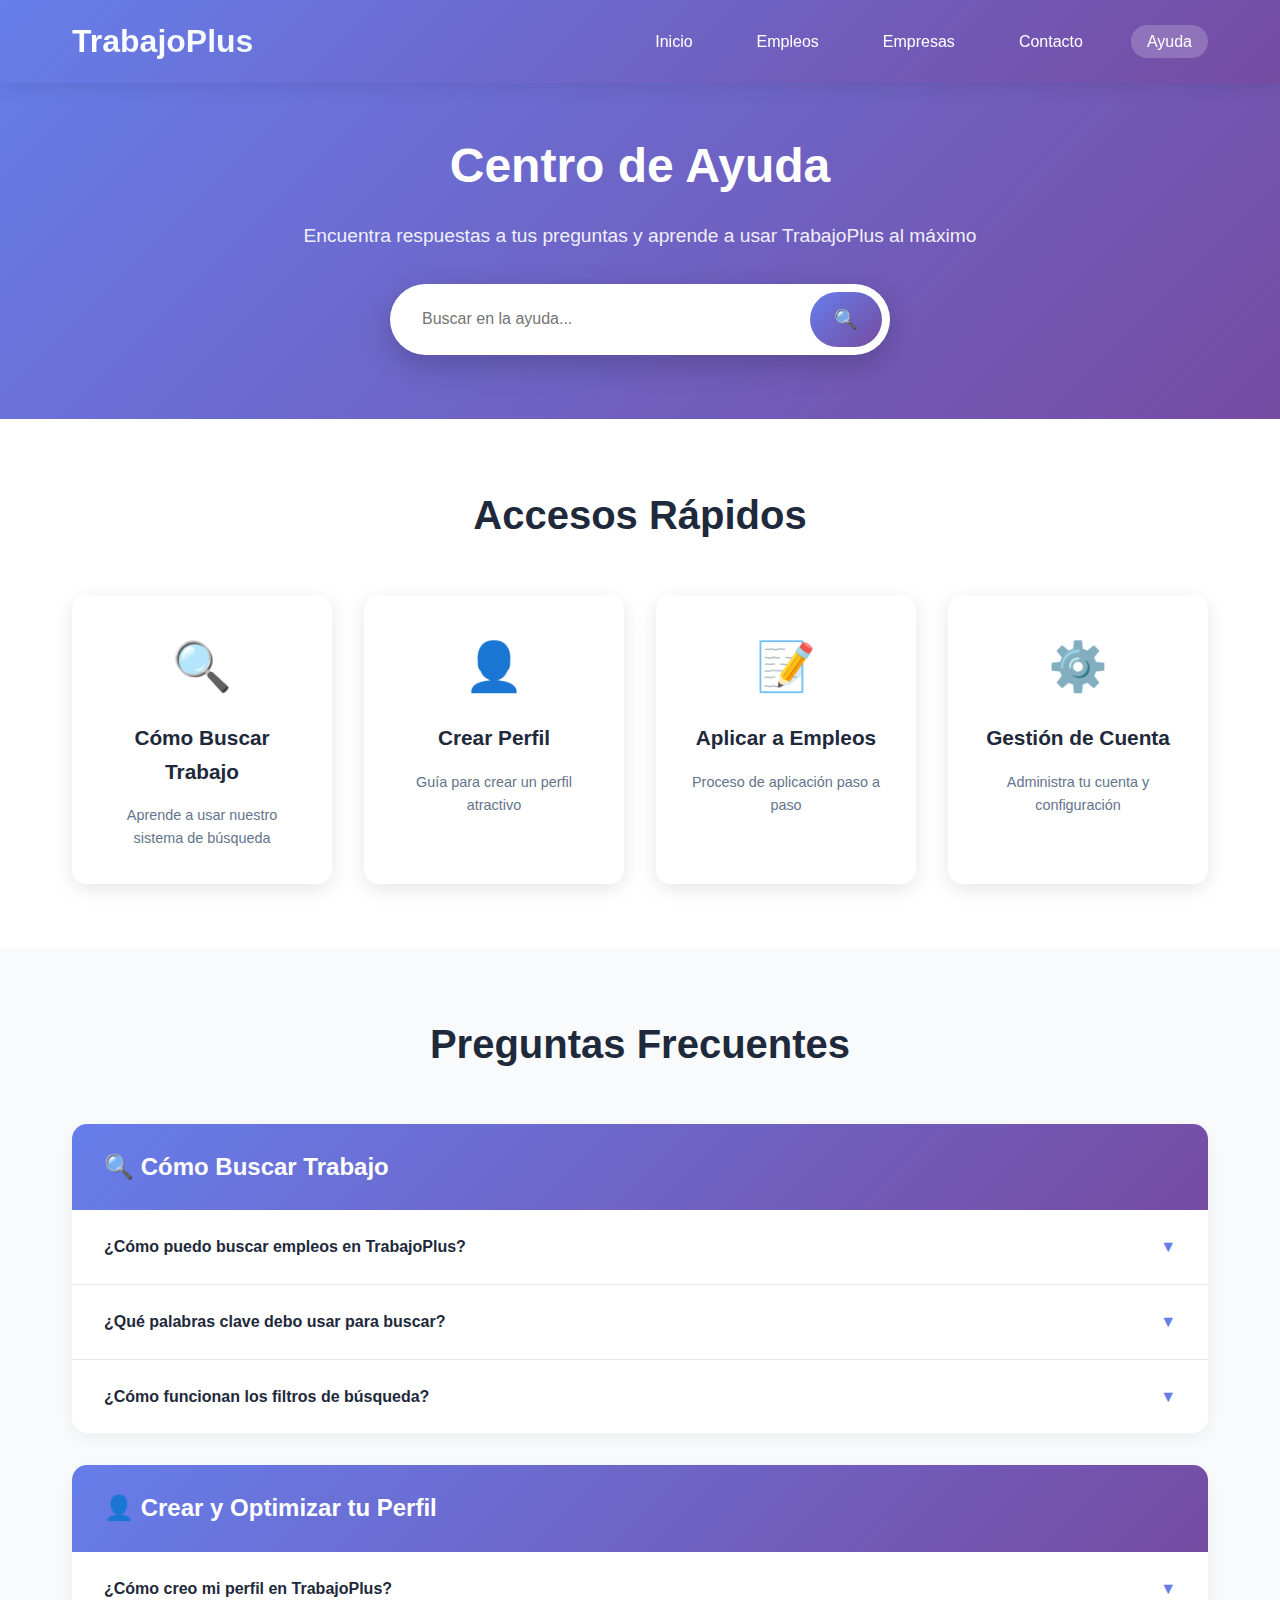
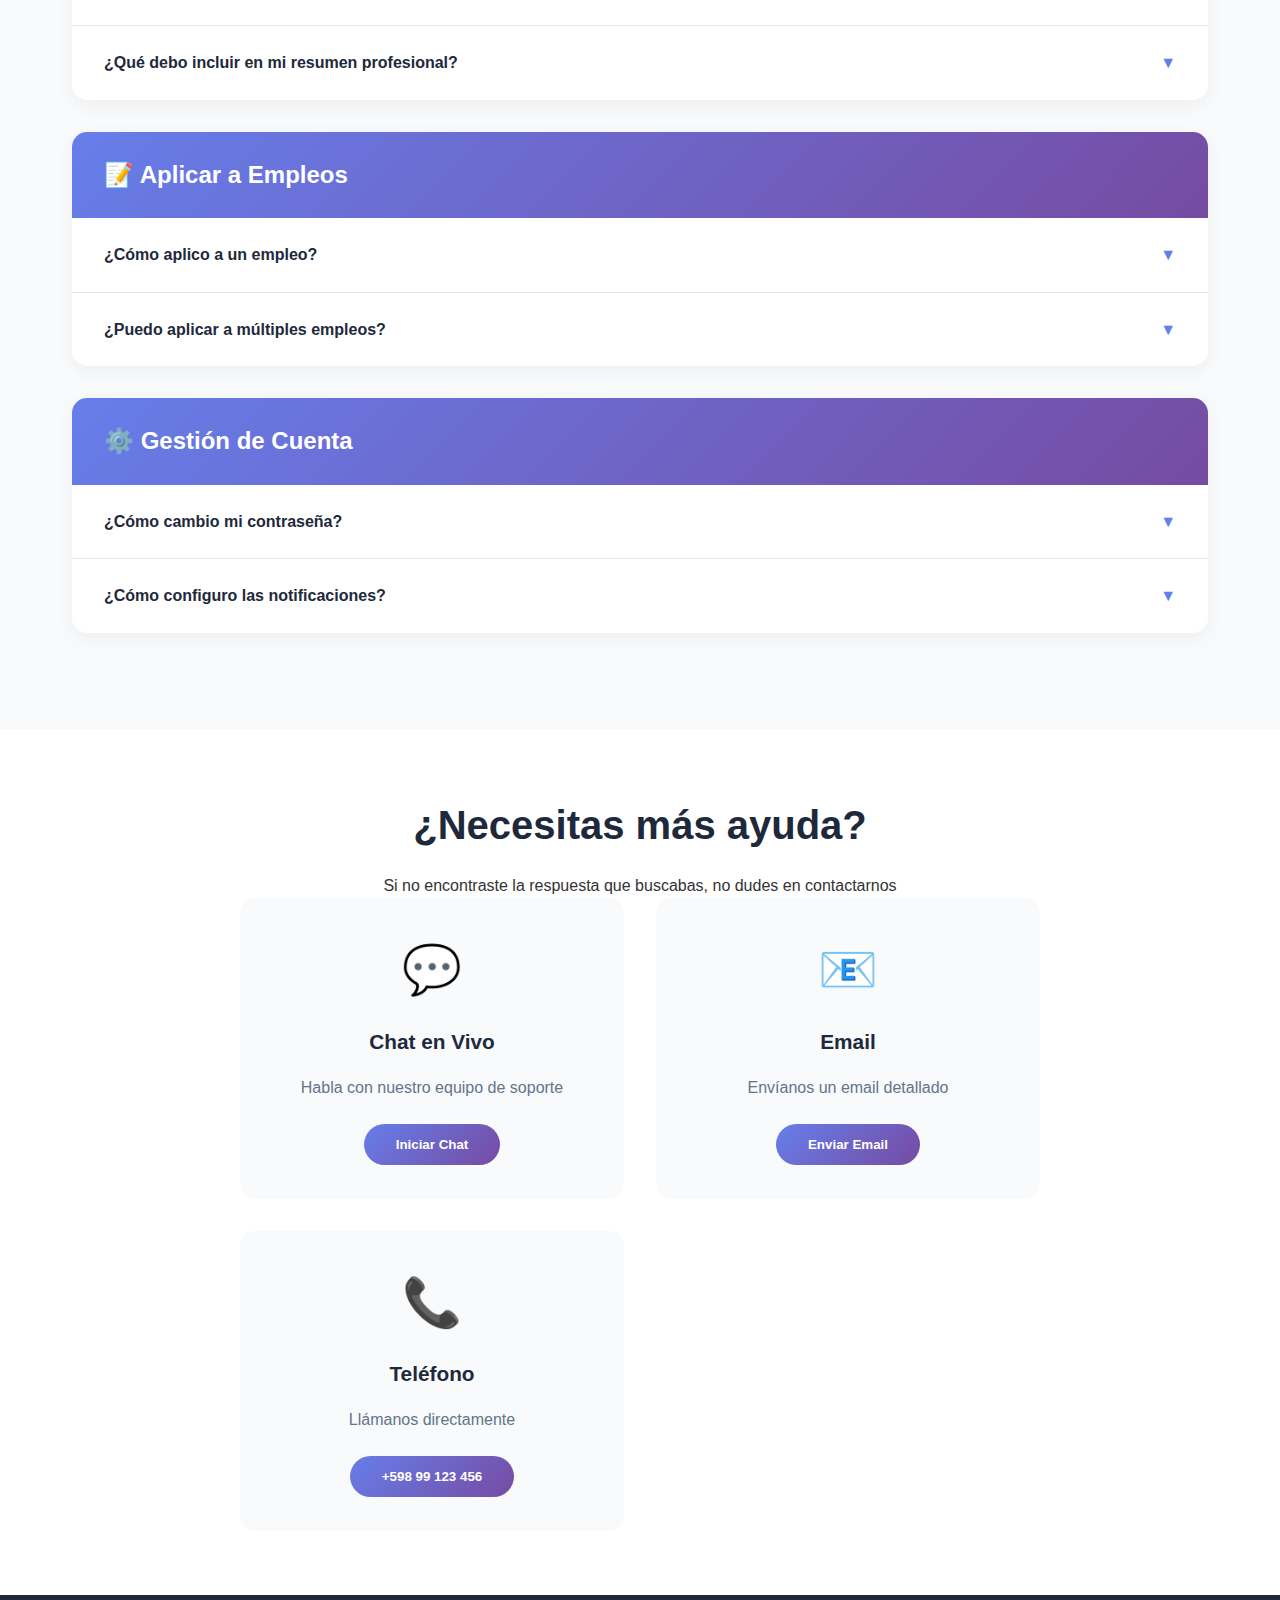
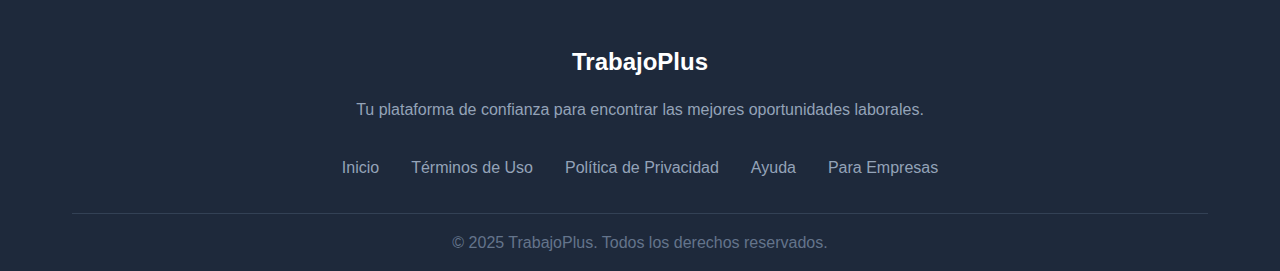
<file: CONTENT/AYUDA/ayuda.html>
<!DOCTYPE html>
<html lang="es">
<head>
    <meta charset="UTF-8">
    <meta name="viewport" content="width=device-width, initial-scale=1.0">
    <title>Ayuda - TrabajoPlus</title>
    <link rel="stylesheet" href="ayuda.css">
</head>
<body>
    <!-- Header -->
    <header class="header">
        <nav class="nav">
            <div class="logo">
                <a href="index.html">TrabajoPlus</a>
            </div>
            <ul class="nav-links">
                <li><a href="index.html">Inicio</a></li>
                <li><a href="index.html#empleos">Empleos</a></li>
                <li><a href="index.html#empresas">Empresas</a></li>
                <li><a href="index.html#contacto">Contacto</a></li>
                <li><a href="ayuda.html" class="active">Ayuda</a></li>
            </ul>
        </nav>
    </header>

    <!-- Hero Section -->
    <section class="hero">
        <div class="hero-content">
            <h1>Centro de Ayuda</h1>
            <p>Encuentra respuestas a tus preguntas y aprende a usar TrabajoPlus al máximo</p>
            
            <div class="search-help">
                <input type="text" id="helpSearch" placeholder="Buscar en la ayuda..." class="help-search-input">
                <button class="help-search-btn">🔍</button>
            </div>
        </div>
    </section>

    <!-- Quick Links -->
    <section class="quick-links">
        <div class="container">
            <h2>Accesos Rápidos</h2>
            <div class="quick-links-grid">
                <div class="quick-link-card" onclick="scrollToSection('como-buscar')">
                    <div class="quick-icon">🔍</div>
                    <h3>Cómo Buscar Trabajo</h3>
                    <p>Aprende a usar nuestro sistema de búsqueda</p>
                </div>
                <div class="quick-link-card" onclick="scrollToSection('crear-perfil')">
                    <div class="quick-icon">👤</div>
                    <h3>Crear Perfil</h3>
                    <p>Guía para crear un perfil atractivo</p>
                </div>
                <div class="quick-link-card" onclick="scrollToSection('aplicar-empleos')">
                    <div class="quick-icon">📝</div>
                    <h3>Aplicar a Empleos</h3>
                    <p>Proceso de aplicación paso a paso</p>
                </div>
                <div class="quick-link-card" onclick="scrollToSection('cuenta')">
                    <div class="quick-icon">⚙️</div>
                    <h3>Gestión de Cuenta</h3>
                    <p>Administra tu cuenta y configuración</p>
                </div>
            </div>
        </div>
    </section>

    <!-- FAQ Section -->
    <section class="faq-section">
        <div class="container">
            <h2>Preguntas Frecuentes</h2>
            
            <!-- Cómo buscar trabajo -->
            <div class="faq-category" id="como-buscar">
                <h3>🔍 Cómo Buscar Trabajo</h3>
                
                <div class="faq-item">
                    <div class="faq-question" onclick="toggleFaq(this)">
                        <span>¿Cómo puedo buscar empleos en TrabajoPlus?</span>
                        <span class="faq-arrow">▼</span>
                    </div>
                    <div class="faq-answer">
                        <p>Para buscar empleos en TrabajoPlus:</p>
                        <ol>
                            <li>Ingresa palabras clave del trabajo que buscas en el campo "¿Qué trabajo buscas?"</li>
                            <li>Especifica la ubicación deseada en el campo "¿Dónde?"</li>
                            <li>Haz clic en "Buscar Empleo"</li>
                            <li>Usa los filtros avanzados para refinar tu búsqueda</li>
                            <li>Revisa los resultados y aplica a los empleos que te interesen</li>
                        </ol>
                    </div>
                </div>

                <div class="faq-item">
                    <div class="faq-question" onclick="toggleFaq(this)">
                        <span>¿Qué palabras clave debo usar para buscar?</span>
                        <span class="faq-arrow">▼</span>
                    </div>
                    <div class="faq-answer">
                        <p>Usa palabras clave específicas como:</p>
                        <ul>
                            <li><strong>Título del puesto:</strong> "Desarrollador", "Contador", "Vendedor"</li>
                            <li><strong>Habilidades:</strong> "Excel", "Marketing Digital", "Atención al Cliente"</li>
                            <li><strong>Industria:</strong> "Tecnología", "Finanzas", "Salud"</li>
                            <li><strong>Nivel:</strong> "Junior", "Senior", "Gerente"</li>
                        </ul>
                    </div>
                </div>

                <div class="faq-item">
                    <div class="faq-question" onclick="toggleFaq(this)">
                        <span>¿Cómo funcionan los filtros de búsqueda?</span>
                        <span class="faq-arrow">▼</span>
                    </div>
                    <div class="faq-answer">
                        <p>Los filtros te ayudan a encontrar empleos más específicos:</p>
                        <ul>
                            <li><strong>Salario:</strong> Define un rango salarial mínimo y máximo</li>
                            <li><strong>Tipo de empleo:</strong> Tiempo completo, medio tiempo, freelance</li>
                            <li><strong>Experiencia:</strong> Sin experiencia, 1-3 años, 3-5 años, más de 5 años</li>
                            <li><strong>Modalidad:</strong> Presencial, remoto, híbrido</li>
                            <li><strong>Fecha de publicación:</strong> Últimas 24 horas, semana, mes</li>
                        </ul>
                    </div>
                </div>
            </div>

            <!-- Crear perfil -->
            <div class="faq-category" id="crear-perfil">
                <h3>👤 Crear y Optimizar tu Perfil</h3>
                
                <div class="faq-item">
                    <div class="faq-question" onclick="toggleFaq(this)">
                        <span>¿Cómo creo mi perfil en TrabajoPlus?</span>
                        <span class="faq-arrow">▼</span>
                    </div>
                    <div class="faq-answer">
                        <p>Para crear tu perfil:</p>
                        <ol>
                            <li>Haz clic en "Registrarse" en la parte superior</li>
                            <li>Completa tus datos básicos (nombre, email, teléfono)</li>
                            <li>Agrega tu experiencia laboral más relevante</li>
                            <li>Incluye tu formación académica</li>
                            <li>Lista tus habilidades principales</li>
                            <li>Sube una foto profesional</li>
                            <li>Escribe un resumen profesional atractivo</li>
                        </ol>
                    </div>
                </div>

                <div class="faq-item">
                    <div class="faq-question" onclick="toggleFaq(this)">
                        <span>¿Qué debo incluir en mi resumen profesional?</span>
                        <span class="faq-arrow">▼</span>
                    </div>
                    <div class="faq-answer">
                        <p>Tu resumen profesional debe incluir:</p>
                        <ul>
                            <li>Tu área de especialización</li>
                            <li>Años de experiencia</li>
                            <li>Logros más importantes</li>
                            <li>Habilidades clave</li>
                            <li>Objetivos profesionales</li>
                            <li>Mantén un tono profesional pero cercano</li>
                        </ul>
                        <p><strong>Ejemplo:</strong> "Desarrollador Full Stack con 5 años de experiencia en React y Node.js. He liderado proyectos que aumentaron la eficiencia en un 40%. Busco oportunidades en startups tecnológicas."</p>
                    </div>
                </div>
            </div>

            <!-- Aplicar a empleos -->
            <div class="faq-category" id="aplicar-empleos">
                <h3>📝 Aplicar a Empleos</h3>
                
                <div class="faq-item">
                    <div class="faq-question" onclick="toggleFaq(this)">
                        <span>¿Cómo aplico a un empleo?</span>
                        <span class="faq-arrow">▼</span>
                    </div>
                    <div class="faq-answer">
                        <p>Para aplicar a un empleo:</p>
                        <ol>
                            <li>Busca y selecciona el empleo que te interesa</li>
                            <li>Lee cuidadosamente la descripción del puesto</li>
                            <li>Verifica que cumples con los requisitos</li>
                            <li>Haz clic en "Aplicar"</li>
                            <li>Personaliza tu carta de presentación</li>
                            <li>Adjunta tu CV actualizado</li>
                            <li>Envía tu aplicación</li>
                        </ol>
                    </div>
                </div>

                <div class="faq-item">
                    <div class="faq-question" onclick="toggleFaq(this)">
                        <span>¿Puedo aplicar a múltiples empleos?</span>
                        <span class="faq-arrow">▼</span>
                    </div>
                    <div class="faq-answer">
                        <p>¡Sí! Puedes aplicar a tantos empleos como desees. Recomendamos:</p>
                        <ul>
                            <li>Aplicar solo a empleos que realmente te interesen</li>
                            <li>Personalizar cada aplicación</li>
                            <li>Llevar un registro de tus aplicaciones</li>
                            <li>Seguir el estado de cada aplicación</li>
                        </ul>
                    </div>
                </div>
            </div>

            <!-- Gestión de cuenta -->
            <div class="faq-category" id="cuenta">
                <h3>⚙️ Gestión de Cuenta</h3>
                
                <div class="faq-item">
                    <div class="faq-question" onclick="toggleFaq(this)">
                        <span>¿Cómo cambio mi contraseña?</span>
                        <span class="faq-arrow">▼</span>
                    </div>
                    <div class="faq-answer">
                        <p>Para cambiar tu contraseña:</p>
                        <ol>
                            <li>Inicia sesión en tu cuenta</li>
                            <li>Ve a "Mi Perfil" > "Configuración"</li>
                            <li>Selecciona "Cambiar Contraseña"</li>
                            <li>Ingresa tu contraseña actual</li>
                            <li>Ingresa tu nueva contraseña</li>
                            <li>Confirma los cambios</li>
                        </ol>
                    </div>
                </div>

                <div class="faq-item">
                    <div class="faq-question" onclick="toggleFaq(this)">
                        <span>¿Cómo configuro las notificaciones?</span>
                        <span class="faq-arrow">▼</span>
                    </div>
                    <div class="faq-answer">
                        <p>Para configurar notificaciones:</p>
                        <ol>
                            <li>Ve a "Mi Perfil" > "Notificaciones"</li>
                            <li>Selecciona qué tipos de notificaciones quieres recibir</li>
                            <li>Elige la frecuencia (inmediata, diaria, semanal)</li>
                            <li>Configura alertas de empleos por palabras clave</li>
                            <li>Guarda tus preferencias</li>
                        </ol>
                    </div>
                </div>
            </div>
        </div>
    </section>

    <!-- Contact Support -->
    <section class="contact-support">
        <div class="container">
            <h2>¿Necesitas más ayuda?</h2>
            <p>Si no encontraste la respuesta que buscabas, no dudes en contactarnos</p>
            
            <div class="support-options">
                <div class="support-card">
                    <div class="support-icon">💬</div>
                    <h3>Chat en Vivo</h3>
                    <p>Habla con nuestro equipo de soporte</p>
                    <button class="support-btn" onclick="openChat()">Iniciar Chat</button>
                </div>
                
                <div class="support-card">
                    <div class="support-icon">📧</div>
                    <h3>Email</h3>
                    <p>Envíanos un email detallado</p>
                    <button class="support-btn" onclick="sendEmail()">Enviar Email</button>
                </div>
                
                <div class="support-card">
                    <div class="support-icon">📞</div>
                    <h3>Teléfono</h3>
                    <p>Llámanos directamente</p>
                    <button class="support-btn" onclick="callSupport()">+598 99 123 456</button>
                </div>
            </div>
        </div>
    </section>

    <!-- Footer -->
    <footer class="footer">
        <div class="footer-container">
            <div class="footer-content">
                <h3>TrabajoPlus</h3>
                <p>Tu plataforma de confianza para encontrar las mejores oportunidades laborales.</p>
            </div>
            
            <div class="footer-links">
                <a href="index.html">Inicio</a>
                <a href="#">Términos de Uso</a>
                <a href="#">Política de Privacidad</a>
                <a href="ayuda.html">Ayuda</a>
                <a href="#">Para Empresas</a>
            </div>
            
            <div class="copyright">
                <p>&copy; 2025 TrabajoPlus. Todos los derechos reservados.</p>
            </div>
        </div>
    </footer>

</body>
</html>
</file>
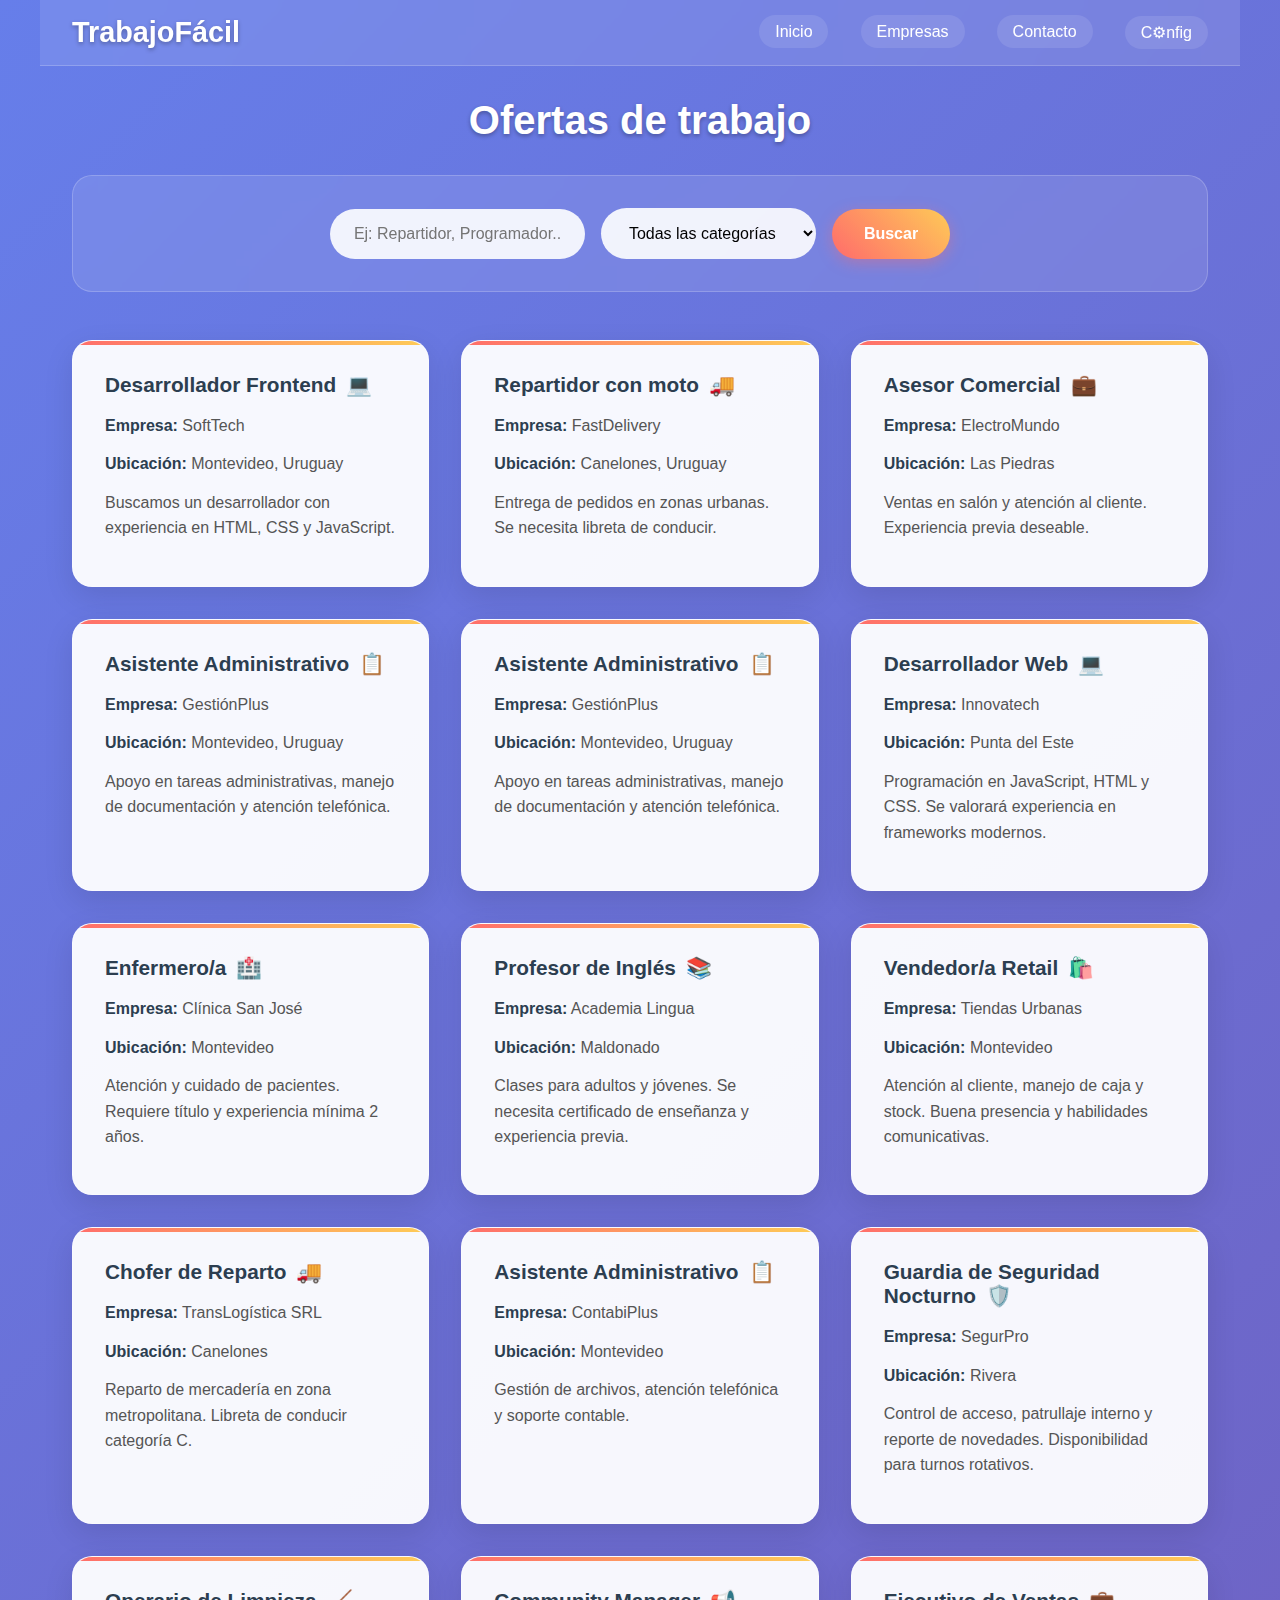
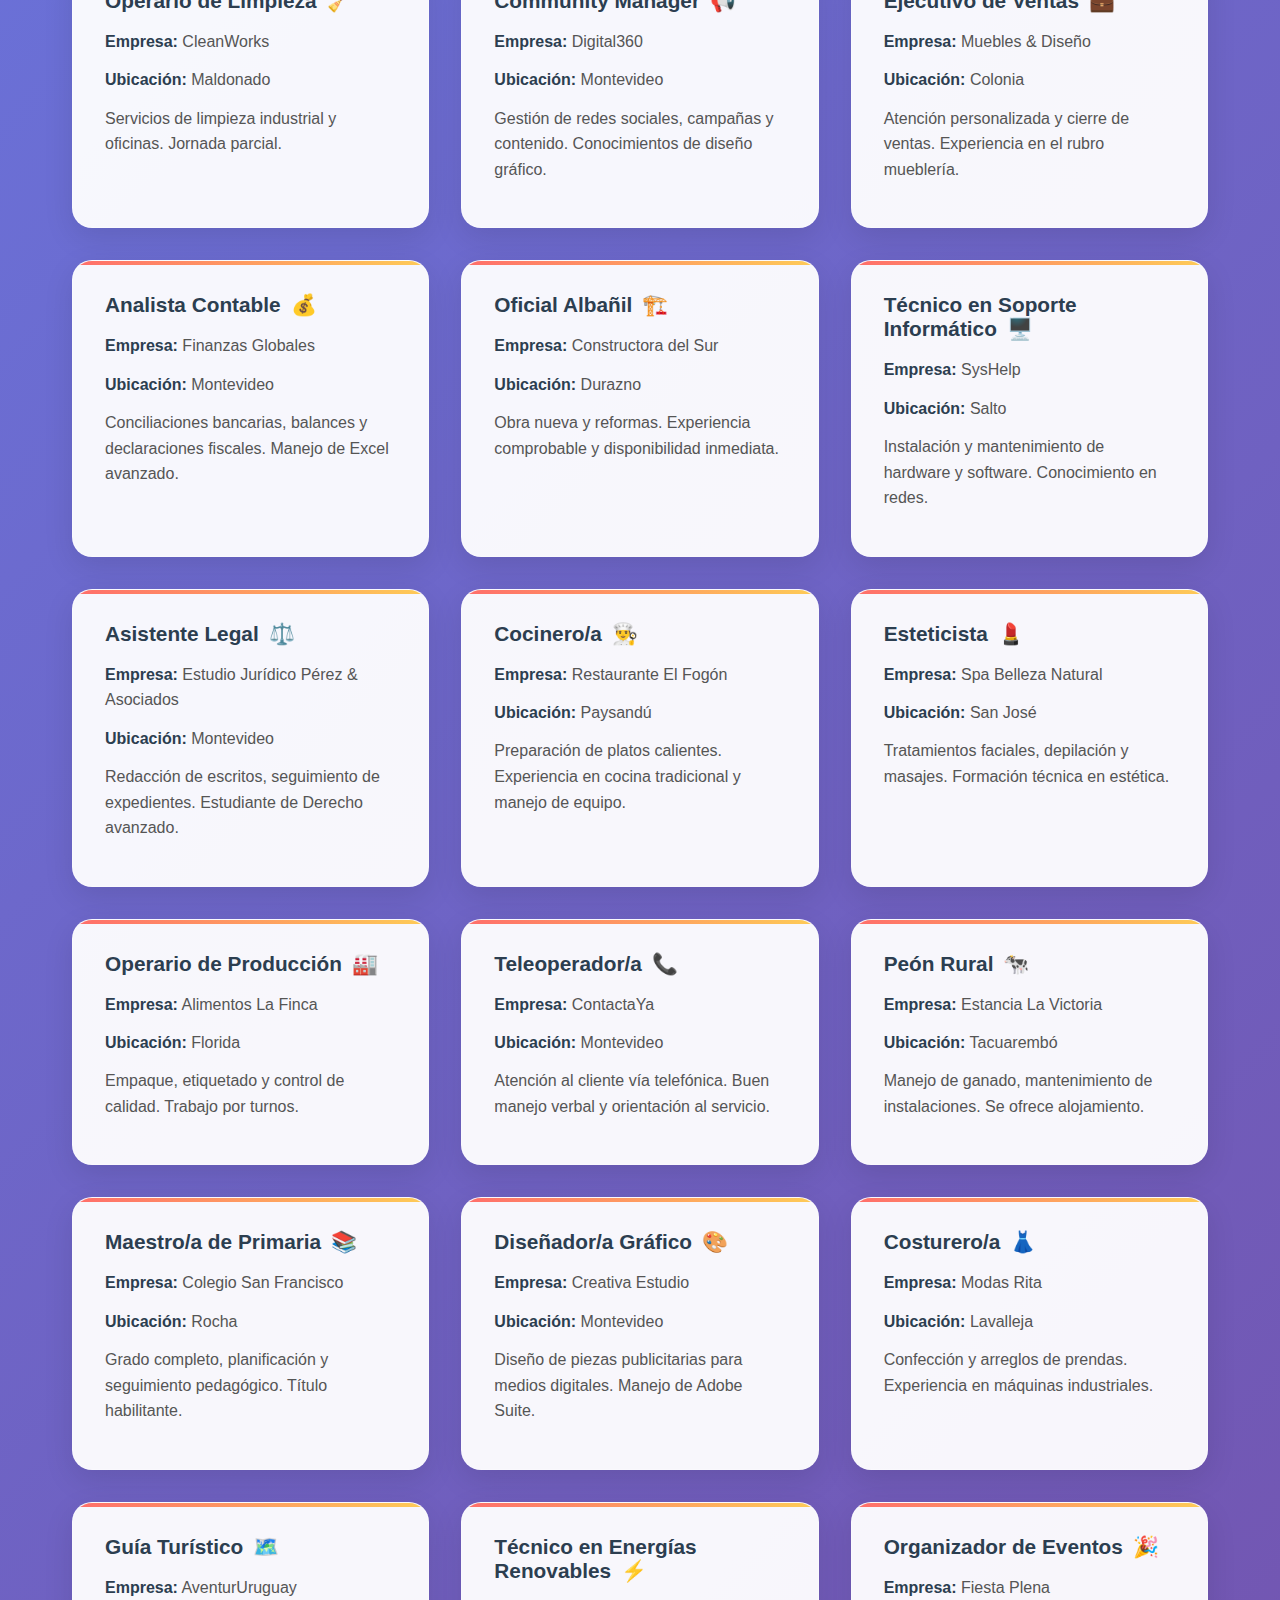
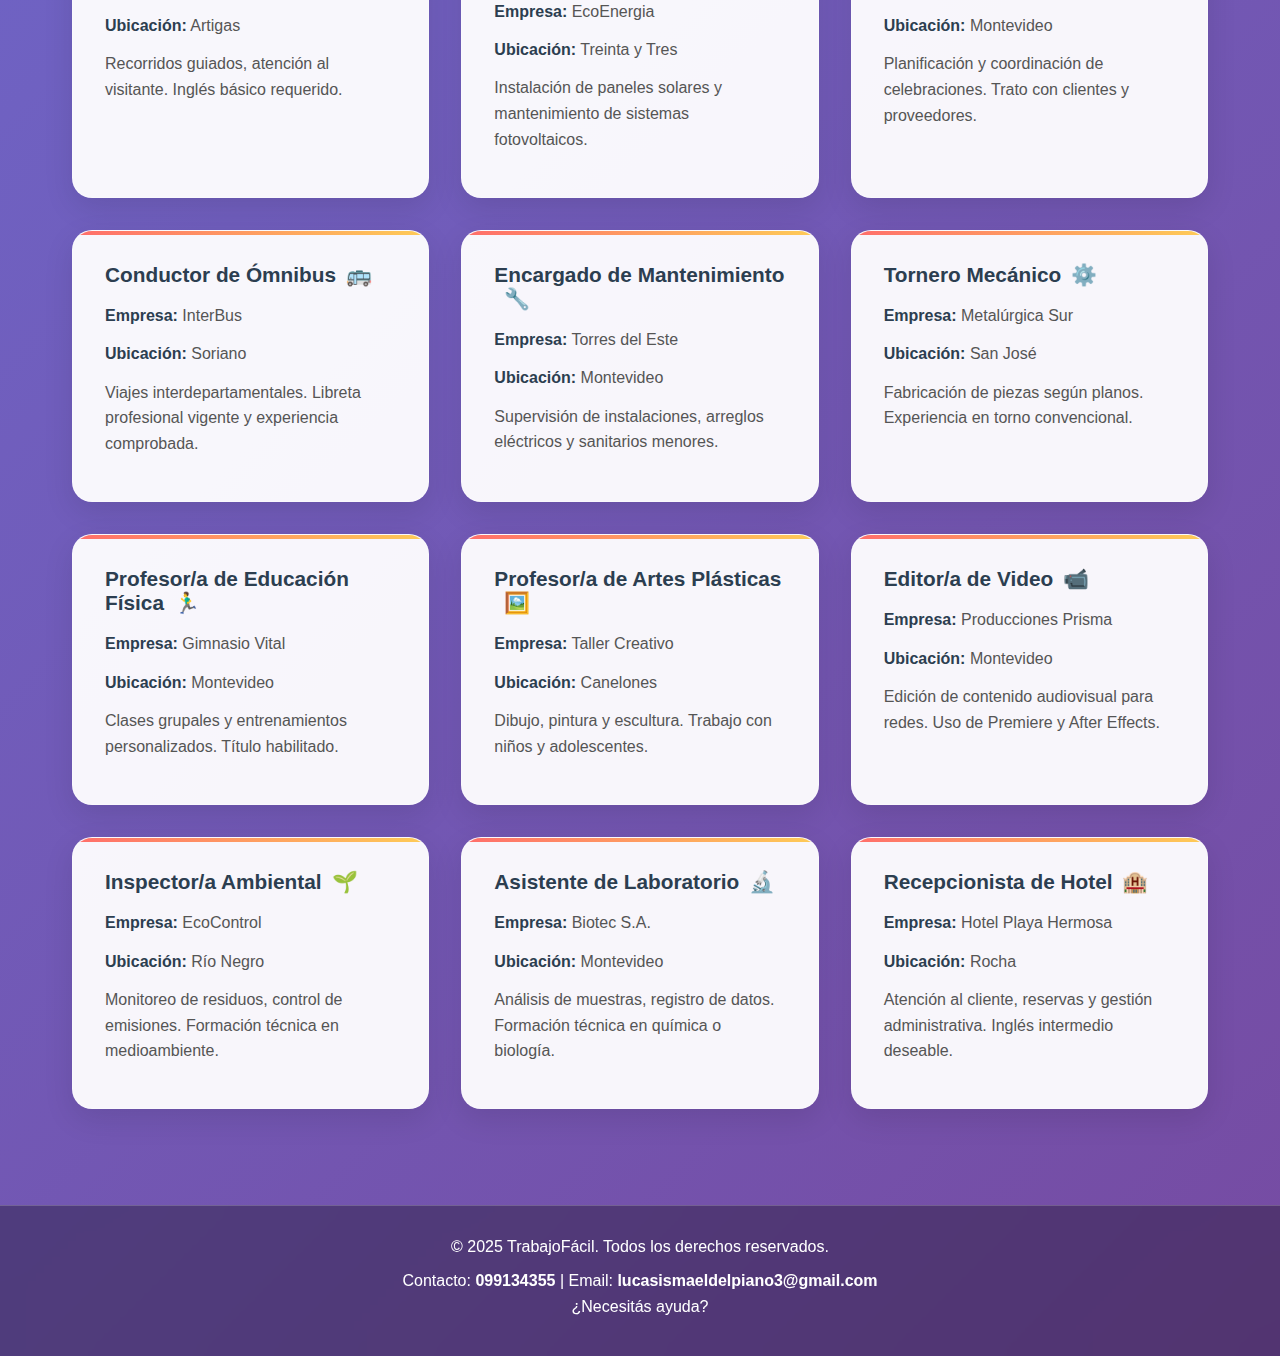
<file: CONTENT/BUSCAR/busca.html>
<!DOCTYPE html>
<html lang="es">
<head>
  <meta charset="UTF-8" />
  <meta name="viewport" content="width=device-width, initial-scale=1.0"/>
  <title>Buscar Trabajo | TrabajoFácil</title>
  <link rel="stylesheet" href="busca.css"/>
</head>
<body>
   <!-- ========== CABECERA ========== -->
  <header>
    <div class="logo">TrabajoFácil</div>
    <nav>
      <ul>
        <li><a href="/index.html">Inicio</a></li>
                <li><a href="index.html#empresas">Empresas</a></li>
                <li><a href="index.html#contacto">Contacto</a></li>
                <li><a href="./CONTENT/CONFIGURACIONES/index.html" class="settings-link">C⚙nfig</a></li>
      </ul>
    </nav>
  </header>

  <main>
    <h2>Ofertas de trabajo</h2>

    <!-- FILTROS DE BÚSQUEDA -->
    <form class="buscador" id="filtro-form" onsubmit="event.preventDefault(); filtrarOfertas();">
      <input type="text" id="palabraClave" placeholder="Ej: Repartidor, Programador..." />
      <select id="categoria">
        <option value="">Todas las categorías</option>
        <option value="tecnologia">Tecnología</option>
        <option value="logistica">Logística</option>
        <option value="ventas">Ventas</option>
        <option value="servicios">Servicios</option>
      </select>
      <button type="submit">Buscar</button>
    </form>

    <!-- RESULTADOS -->
    <section id="ofertas">
      <div class="oferta" data-categoria="tecnologia">
        <h3>Desarrollador Frontend</h3>
        <p><strong>Empresa:</strong> SoftTech</p>
        <p><strong>Ubicación:</strong> Montevideo, Uruguay</p>
        <p>Buscamos un desarrollador con experiencia en HTML, CSS y JavaScript.</p>
      </div>

      <div class="oferta" data-categoria="logistica">
        <h3>Repartidor con moto</h3>
        <p><strong>Empresa:</strong> FastDelivery</p>
        <p><strong>Ubicación:</strong> Canelones, Uruguay</p>
        <p>Entrega de pedidos en zonas urbanas. Se necesita libreta de conducir.</p>
      </div>

      <div class="oferta" data-categoria="ventas">
        <h3>Asesor Comercial</h3>
        <p><strong>Empresa:</strong> ElectroMundo</p>
        <p><strong>Ubicación:</strong> Las Piedras</p>
        <p>Ventas en salón y atención al cliente. Experiencia previa deseable.</p>
      </div>
   
  
<div class="oferta" data-categoria="administracion">
  <h3>Asistente Administrativo</h3>
  <p><strong>Empresa:</strong> GestiónPlus</p>
  <p><strong>Ubicación:</strong> Montevideo, Uruguay</p>
  <p>Apoyo en tareas administrativas, manejo de documentación y atención telefónica.</p>
</div>

<div class="oferta" data-categoria="administracion">
  <h3>Asistente Administrativo</h3>
  <p><strong>Empresa:</strong> GestiónPlus</p>
  <p><strong>Ubicación:</strong> Montevideo, Uruguay</p>
  <p>Apoyo en tareas administrativas, manejo de documentación y atención telefónica.</p>
</div>

<div class="oferta" data-categoria="tecnologia">
  <h3>Desarrollador Web</h3>
  <p><strong>Empresa:</strong> Innovatech</p>
  <p><strong>Ubicación:</strong> Punta del Este</p>
  <p>Programación en JavaScript, HTML y CSS. Se valorará experiencia en frameworks modernos.</p>
</div>

<div class="oferta" data-categoria="salud">
  <h3>Enfermero/a</h3>
  <p><strong>Empresa:</strong> Clínica San José</p>
  <p><strong>Ubicación:</strong> Montevideo</p>
  <p>Atención y cuidado de pacientes. Requiere título y experiencia mínima 2 años.</p>
</div>

<div class="oferta" data-categoria="educacion">
  <h3>Profesor de Inglés</h3>
  <p><strong>Empresa:</strong> Academia Lingua</p>
  <p><strong>Ubicación:</strong> Maldonado</p>
  <p>Clases para adultos y jóvenes. Se necesita certificado de enseñanza y experiencia previa.</p>
</div>
<div class="oferta" data-categoria="comercio">
  <h3>Vendedor/a Retail</h3>
  <p><strong>Empresa:</strong> Tiendas Urbanas</p>
  <p><strong>Ubicación:</strong> Montevideo</p>
  <p>Atención al cliente, manejo de caja y stock. Buena presencia y habilidades comunicativas.</p>
</div>
<div class="oferta" data-categoria="logistica">
  <h3>Chofer de Reparto</h3>
  <p><strong>Empresa:</strong> TransLogística SRL</p>
  <p><strong>Ubicación:</strong> Canelones</p>
  <p>Reparto de mercadería en zona metropolitana. Libreta de conducir categoría C.</p>
</div>

<div class="oferta" data-categoria="administracion">
  <h3>Asistente Administrativo</h3>
  <p><strong>Empresa:</strong> ContabiPlus</p>
  <p><strong>Ubicación:</strong> Montevideo</p>
  <p>Gestión de archivos, atención telefónica y soporte contable.</p>
</div>

<div class="oferta" data-categoria="seguridad">
  <h3>Guardia de Seguridad Nocturno</h3>
  <p><strong>Empresa:</strong> SegurPro</p>
  <p><strong>Ubicación:</strong> Rivera</p>
  <p>Control de acceso, patrullaje interno y reporte de novedades. Disponibilidad para turnos rotativos.</p>
</div>

<div class="oferta" data-categoria="limpieza">
  <h3>Operario de Limpieza</h3>
  <p><strong>Empresa:</strong> CleanWorks</p>
  <p><strong>Ubicación:</strong> Maldonado</p>
  <p>Servicios de limpieza industrial y oficinas. Jornada parcial.</p>
</div>

<div class="oferta" data-categoria="marketing">
  <h3>Community Manager</h3>
  <p><strong>Empresa:</strong> Digital360</p>
  <p><strong>Ubicación:</strong> Montevideo</p>
  <p>Gestión de redes sociales, campañas y contenido. Conocimientos de diseño gráfico.</p>
</div>

<div class="oferta" data-categoria="ventas">
  <h3>Ejecutivo de Ventas</h3>
  <p><strong>Empresa:</strong> Muebles & Diseño</p>
  <p><strong>Ubicación:</strong> Colonia</p>
  <p>Atención personalizada y cierre de ventas. Experiencia en el rubro mueblería.</p>
</div>

<div class="oferta" data-categoria="finanzas">
  <h3>Analista Contable</h3>
  <p><strong>Empresa:</strong> Finanzas Globales</p>
  <p><strong>Ubicación:</strong> Montevideo</p>
  <p>Conciliaciones bancarias, balances y declaraciones fiscales. Manejo de Excel avanzado.</p>
</div>

<div class="oferta" data-categoria="construccion">
  <h3>Oficial Albañil</h3>
  <p><strong>Empresa:</strong> Constructora del Sur</p>
  <p><strong>Ubicación:</strong> Durazno</p>
  <p>Obra nueva y reformas. Experiencia comprobable y disponibilidad inmediata.</p>
</div>

<div class="oferta" data-categoria="informatica">
  <h3>Técnico en Soporte Informático</h3>
  <p><strong>Empresa:</strong> SysHelp</p>
  <p><strong>Ubicación:</strong> Salto</p>
  <p>Instalación y mantenimiento de hardware y software. Conocimiento en redes.</p>
</div>

<div class="oferta" data-categoria="legal">
  <h3>Asistente Legal</h3>
  <p><strong>Empresa:</strong> Estudio Jurídico Pérez & Asociados</p>
  <p><strong>Ubicación:</strong> Montevideo</p>
  <p>Redacción de escritos, seguimiento de expedientes. Estudiante de Derecho avanzado.</p>
</div>

<div class="oferta" data-categoria="gastronomia">
  <h3>Cocinero/a</h3>
  <p><strong>Empresa:</strong> Restaurante El Fogón</p>
  <p><strong>Ubicación:</strong> Paysandú</p>
  <p>Preparación de platos calientes. Experiencia en cocina tradicional y manejo de equipo.</p>
</div>

<div class="oferta" data-categoria="belleza">
  <h3>Esteticista</h3>
  <p><strong>Empresa:</strong> Spa Belleza Natural</p>
  <p><strong>Ubicación:</strong> San José</p>
  <p>Tratamientos faciales, depilación y masajes. Formación técnica en estética.</p>
</div>

<div class="oferta" data-categoria="produccion">
  <h3>Operario de Producción</h3>
  <p><strong>Empresa:</strong> Alimentos La Finca</p>
  <p><strong>Ubicación:</strong> Florida</p>
  <p>Empaque, etiquetado y control de calidad. Trabajo por turnos.</p>
</div>

<div class="oferta" data-categoria="callcenter">
  <h3>Teleoperador/a</h3>
  <p><strong>Empresa:</strong> ContactaYa</p>
  <p><strong>Ubicación:</strong> Montevideo</p>
  <p>Atención al cliente vía telefónica. Buen manejo verbal y orientación al servicio.</p>
</div>

<div class="oferta" data-categoria="agropecuario">
  <h3>Peón Rural</h3>
  <p><strong>Empresa:</strong> Estancia La Victoria</p>
  <p><strong>Ubicación:</strong> Tacuarembó</p>
  <p>Manejo de ganado, mantenimiento de instalaciones. Se ofrece alojamiento.</p>
</div>

<div class="oferta" data-categoria="educacion">
  <h3>Maestro/a de Primaria</h3>
  <p><strong>Empresa:</strong> Colegio San Francisco</p>
  <p><strong>Ubicación:</strong> Rocha</p>
  <p>Grado completo, planificación y seguimiento pedagógico. Título habilitante.</p>
</div>

<div class="oferta" data-categoria="diseno">
  <h3>Diseñador/a Gráfico</h3>
  <p><strong>Empresa:</strong> Creativa Estudio</p>
  <p><strong>Ubicación:</strong> Montevideo</p>
  <p>Diseño de piezas publicitarias para medios digitales. Manejo de Adobe Suite.</p>
</div>

<div class="oferta" data-categoria="moda">
  <h3>Costurero/a</h3>
  <p><strong>Empresa:</strong> Modas Rita</p>
  <p><strong>Ubicación:</strong> Lavalleja</p>
  <p>Confección y arreglos de prendas. Experiencia en máquinas industriales.</p>
</div>

<div class="oferta" data-categoria="turismo">
  <h3>Guía Turístico</h3>
  <p><strong>Empresa:</strong> AventurUruguay</p>
  <p><strong>Ubicación:</strong> Artigas</p>
  <p>Recorridos guiados, atención al visitante. Inglés básico requerido.</p>
</div>

<div class="oferta" data-categoria="energia">
  <h3>Técnico en Energías Renovables</h3>
  <p><strong>Empresa:</strong> EcoEnergia</p>
  <p><strong>Ubicación:</strong> Treinta y Tres</p>
  <p>Instalación de paneles solares y mantenimiento de sistemas fotovoltaicos.</p>
</div>

<div class="oferta" data-categoria="eventos">
  <h3>Organizador de Eventos</h3>
  <p><strong>Empresa:</strong> Fiesta Plena</p>
  <p><strong>Ubicación:</strong> Montevideo</p>
  <p>Planificación y coordinación de celebraciones. Trato con clientes y proveedores.</p>
</div>

<div class="oferta" data-categoria="transporte">
  <h3>Conductor de Ómnibus</h3>
  <p><strong>Empresa:</strong> InterBus</p>
  <p><strong>Ubicación:</strong> Soriano</p>
  <p>Viajes interdepartamentales. Libreta profesional vigente y experiencia comprobada.</p>
</div>

<div class="oferta" data-categoria="mantenimiento">
  <h3>Encargado de Mantenimiento</h3>
  <p><strong>Empresa:</strong> Torres del Este</p>
  <p><strong>Ubicación:</strong> Montevideo</p>
  <p>Supervisión de instalaciones, arreglos eléctricos y sanitarios menores.</p>
</div>

<div class="oferta" data-categoria="industria">
  <h3>Tornero Mecánico</h3>
  <p><strong>Empresa:</strong> Metalúrgica Sur</p>
  <p><strong>Ubicación:</strong> San José</p>
  <p>Fabricación de piezas según planos. Experiencia en torno convencional.</p>
</div>

<div class="oferta" data-categoria="deportes">
  <h3>Profesor/a de Educación Física</h3>
  <p><strong>Empresa:</strong> Gimnasio Vital</p>
  <p><strong>Ubicación:</strong> Montevideo</p>
  <p>Clases grupales y entrenamientos personalizados. Título habilitado.</p>
</div>

<div class="oferta" data-categoria="arte">
  <h3>Profesor/a de Artes Plásticas</h3>
  <p><strong>Empresa:</strong> Taller Creativo</p>
  <p><strong>Ubicación:</strong> Canelones</p>
  <p>Dibujo, pintura y escultura. Trabajo con niños y adolescentes.</p>
</div>

<div class="oferta" data-categoria="medios">
  <h3>Editor/a de Video</h3>
  <p><strong>Empresa:</strong> Producciones Prisma</p>
  <p><strong>Ubicación:</strong> Montevideo</p>
  <p>Edición de contenido audiovisual para redes. Uso de Premiere y After Effects.</p>
</div>

<div class="oferta" data-categoria="ambiental">
  <h3>Inspector/a Ambiental</h3>
  <p><strong>Empresa:</strong> EcoControl</p>
  <p><strong>Ubicación:</strong> Río Negro</p>
  <p>Monitoreo de residuos, control de emisiones. Formación técnica en medioambiente.</p>
</div>

<div class="oferta" data-categoria="investigacion">
  <h3>Asistente de Laboratorio</h3>
  <p><strong>Empresa:</strong> Biotec S.A.</p>
  <p><strong>Ubicación:</strong> Montevideo</p>
  <p>Análisis de muestras, registro de datos. Formación técnica en química o biología.</p>
</div>

<div class="oferta" data-categoria="hosteleria">
  <h3>Recepcionista de Hotel</h3>
  <p><strong>Empresa:</strong> Hotel Playa Hermosa</p>
  <p><strong>Ubicación:</strong> Rocha</p>
  <p>Atención al cliente, reservas y gestión administrativa. Inglés intermedio deseable.</p>
</div>
</section>
</main>
  <footer>
    <p>&copy; 2025 TrabajoFácil. Todos los derechos reservados.</p>
    <div class="contacto">
      <p>Contacto: <strong>099134355</strong> | Email: <strong>lucasismaeldelpiano3@gmail.com</strong></p>
      <p><a href="#" style="color: #fff;">¿Necesitás ayuda?</a></p>
    </div>
  </footer>

  <script>
    function filtrarOfertas() {
      const palabra = document.getElementById("palabraClave").value.toLowerCase();
      const categoria = document.getElementById("categoria").value;
      const ofertas = document.querySelectorAll(".oferta");

      ofertas.forEach(oferta => {
        const texto = oferta.textContent.toLowerCase();
        const cat = oferta.getAttribute("data-categoria");

        const coincidePalabra = palabra === "" || texto.includes(palabra);
        const coincideCategoria = categoria === "" || cat === categoria;

        if (coincidePalabra && coincideCategoria) {
          oferta.style.display = "block";
        } else {
          oferta.style.display = "none";
        }
      });
    }
  </script>
</body>
</html>
</file>
<file: CONTENT/BUSCAR/busca.css>
* {
  margin: 0;
  padding: 0;
  box-sizing: border-box;
}

body {
  font-family: 'Segoe UI', Tahoma, Geneva, Verdana, sans-serif;
  background: linear-gradient(135deg, #667eea 0%, #764ba2 100%);
  min-height: 100vh;
  color: #333;
}

/* Header */
header {
  background: rgba(255, 255, 255, 0.1);
  backdrop-filter: blur(10px);
  border-bottom: 1px solid rgba(255, 255, 255, 0.2);
  padding: 1rem 2rem;
  position: sticky;
  top: 0;
  z-index: 100;
  display: flex;
  justify-content: space-between;
  align-items: center;
  max-width: 1200px;
  margin: 0 auto;
}

.logo {
  font-size: 1.8rem;
  font-weight: bold;
  color: white;
  text-shadow: 0 2px 4px rgba(0,0,0,0.3);
}

nav ul {
  display: flex;
  list-style: none;
  gap: 2rem;
}

nav a {
  color: white;
  text-decoration: none;
  padding: 0.5rem 1rem;
  border-radius: 25px;
  transition: all 0.3s ease;
  backdrop-filter: blur(5px);
}

nav a:hover {
  background: rgba(255, 255, 255, 0.2);
  transform: translateY(-2px);
  box-shadow: 0 4px 8px rgba(0,0,0,0.2);
}

/* Main Content */
main {
  max-width: 1200px;
  margin: 0 auto;
  padding: 2rem;
}

h2 {
  text-align: center;
  color: white;
  font-size: 2.5rem;
  margin-bottom: 2rem;
  text-shadow: 0 2px 4px rgba(0,0,0,0.3);
}

/* Buscador */
.buscador {
  background: rgba(255, 255, 255, 0.1);
  backdrop-filter: blur(10px);
  border-radius: 20px;
  padding: 2rem;
  margin-bottom: 3rem;
  border: 1px solid rgba(255, 255, 255, 0.2);
  display: flex;
  gap: 1rem;
  flex-wrap: wrap;
  align-items: center;
  justify-content: center;
}

.buscador input,
.buscador select {
  padding: 1rem 1.5rem;
  border: none;
  border-radius: 50px;
  background: rgba(255, 255, 255, 0.9);
  font-size: 1rem;
  min-width: 200px;
  transition: all 0.3s ease;
}

.buscador input:focus,
.buscador select:focus {
  outline: none;
  box-shadow: 0 0 20px rgba(255, 255, 255, 0.5);
  transform: scale(1.05);
}

.buscador button {
  padding: 1rem 2rem;
  background: linear-gradient(45deg, #ff6b6b, #feca57);
  border: none;
  border-radius: 50px;
  color: white;
  font-weight: bold;
  font-size: 1rem;
  cursor: pointer;
  transition: all 0.3s ease;
  box-shadow: 0 4px 15px rgba(255, 107, 107, 0.4);
}

.buscador button:hover {
  transform: translateY(-3px);
  box-shadow: 0 8px 25px rgba(255, 107, 107, 0.6);
}

/* Ofertas Grid */
#ofertas {
  display: grid;
  grid-template-columns: repeat(auto-fit, minmax(350px, 1fr));
  gap: 2rem;
  margin-top: 2rem;
}

.oferta {
  background: rgba(255, 255, 255, 0.95);
  border-radius: 20px;
  padding: 2rem;
  box-shadow: 0 10px 30px rgba(0, 0, 0, 0.1);
  transition: all 0.3s ease;
  border: 1px solid rgba(255, 255, 255, 0.3);
  position: relative;
  overflow: hidden;
}

.oferta::before {
  content: '';
  position: absolute;
  top: 0;
  left: 0;
  right: 0;
  height: 4px;
  background: linear-gradient(45deg, #ff6b6b, #feca57, #48dbfb, #ff9ff3);
  background-size: 300% 300%;
  animation: gradientShift 3s ease infinite;
}

@keyframes gradientShift {
  0%, 100% { background-position: 0% 50%; }
  50% { background-position: 100% 50%; }
}

.oferta:hover {
  transform: translateY(-10px);
  box-shadow: 0 20px 40px rgba(0, 0, 0, 0.2);
}

.oferta h3 {
  color: #2c3e50;
  font-size: 1.3rem;
  margin-bottom: 1rem;
  font-weight: bold;
}

.oferta p {
  margin-bottom: 0.8rem;
  line-height: 1.6;
  color: #555;
}

.oferta strong {
  color: #2c3e50;
  font-weight: 600;
}

/* Category Tags */
.oferta[data-categoria="tecnologia"] h3::after {
  content: "💻";
  margin-left: 10px;
}

.oferta[data-categoria="logistica"] h3::after {
  content: "🚚";
  margin-left: 10px;
}

.oferta[data-categoria="ventas"] h3::after {
  content: "💼";
  margin-left: 10px;
}

.oferta[data-categoria="administracion"] h3::after {
  content: "📋";
  margin-left: 10px;
}

.oferta[data-categoria="salud"] h3::after {
  content: "🏥";
  margin-left: 10px;
}

.oferta[data-categoria="educacion"] h3::after {
  content: "📚";
  margin-left: 10px;
}

.oferta[data-categoria="comercio"] h3::after {
  content: "🛍️";
  margin-left: 10px;
}

.oferta[data-categoria="seguridad"] h3::after {
  content: "🛡️";
  margin-left: 10px;
}

.oferta[data-categoria="limpieza"] h3::after {
  content: "🧹";
  margin-left: 10px;
}

.oferta[data-categoria="marketing"] h3::after {
  content: "📢";
  margin-left: 10px;
}

.oferta[data-categoria="finanzas"] h3::after {
  content: "💰";
  margin-left: 10px;
}

.oferta[data-categoria="construccion"] h3::after {
  content: "🏗️";
  margin-left: 10px;
}

.oferta[data-categoria="gastronomia"] h3::after {
  content: "👨‍🍳";
  margin-left: 10px;
}

.oferta[data-categoria="informatica"] h3::after {
  content: "🖥️";
  margin-left: 10px;
}

.oferta[data-categoria="legal"] h3::after {
  content: "⚖️";
  margin-left: 10px;
}

.oferta[data-categoria="belleza"] h3::after {
  content: "💄";
  margin-left: 10px;
}

.oferta[data-categoria="produccion"] h3::after {
  content: "🏭";
  margin-left: 10px;
}

.oferta[data-categoria="callcenter"] h3::after {
  content: "📞";
  margin-left: 10px;
}

.oferta[data-categoria="agropecuario"] h3::after {
  content: "🐄";
  margin-left: 10px;
}

.oferta[data-categoria="diseno"] h3::after {
  content: "🎨";
  margin-left: 10px;
}

.oferta[data-categoria="moda"] h3::after {
  content: "👗";
  margin-left: 10px;
}

.oferta[data-categoria="turismo"] h3::after {
  content: "🗺️";
  margin-left: 10px;
}

.oferta[data-categoria="energia"] h3::after {
  content: "⚡";
  margin-left: 10px;
}

.oferta[data-categoria="eventos"] h3::after {
  content: "🎉";
  margin-left: 10px;
}

.oferta[data-categoria="transporte"] h3::after {
  content: "🚌";
  margin-left: 10px;
}

.oferta[data-categoria="mantenimiento"] h3::after {
  content: "🔧";
  margin-left: 10px;
}

.oferta[data-categoria="industria"] h3::after {
  content: "⚙️";
  margin-left: 10px;
}

.oferta[data-categoria="deportes"] h3::after {
  content: "🏃‍♂️";
  margin-left: 10px;
}

.oferta[data-categoria="arte"] h3::after {
  content: "🖼️";
  margin-left: 10px;
}

.oferta[data-categoria="medios"] h3::after {
  content: "📹";
  margin-left: 10px;
}

.oferta[data-categoria="ambiental"] h3::after {
  content: "🌱";
  margin-left: 10px;
}

.oferta[data-categoria="investigacion"] h3::after {
  content: "🔬";
  margin-left: 10px;
}

.oferta[data-categoria="hosteleria"] h3::after {
  content: "🏨";
  margin-left: 10px;
}

/* Footer */
footer {
  background: rgba(0, 0, 0, 0.3);
  backdrop-filter: blur(10px);
  color: white;
  text-align: center;
  padding: 2rem;
  margin-top: 4rem;
  border-top: 1px solid rgba(255, 255, 255, 0.2);
}

.contacto {
  margin-top: 1rem;
}

.contacto p {
  margin: 0.5rem 0;
}

.contacto a {
  color: #feca57;
  text-decoration: none;
  transition: color 0.3s ease;
}

.contacto a:hover {
  color: #ff6b6b;
}

/* Responsive */
@media (max-width: 768px) {
  .buscador {
    flex-direction: column;
    align-items: stretch;
  }

  .buscador input,
  .buscador select,
  .buscador button {
    min-width: 100%;
  }

  nav ul {
    flex-direction: column;
    gap: 1rem;
  }

  header {
    flex-direction: column;
    gap: 1rem;
  }

  h2 {
    font-size: 2rem;
  }

  #ofertas {
    grid-template-columns: 1fr;
  }
}

/* Loading Animation */
.loading {
  opacity: 0;
  animation: fadeInUp 0.6s ease forwards;
}

@keyframes fadeInUp {
  from {
    opacity: 0;
    transform: translateY(30px);
  }
  to {
    opacity: 1;
    transform: translateY(0);
  }
}

/* Scroll animations */
.oferta {
  animation: fadeInUp 0.6s ease forwards;
}

.oferta:nth-child(even) {
  animation-delay: 0.1s;
}

.oferta:nth-child(3n) {
  animation-delay: 0.2s;
}
</file>
<file: CONTENT/AYUDA/ayuda.css>
/* Reset y configuración base */
* {
    margin: 0;
    padding: 0;
    box-sizing: border-box;
}

body {
    font-family: 'Segoe UI', Tahoma, Geneva, Verdana, sans-serif;
    line-height: 1.6;
    color: #333;
    background-color: #f8fafc;
}

.container {
    max-width: 1200px;
    margin: 0 auto;
    padding: 0 2rem;
}

/* Header */
.header {
    background: linear-gradient(135deg, #667eea 0%, #764ba2 100%);
    color: white;
    padding: 1rem 0;
    position: fixed;
    width: 100%;
    top: 0;
    z-index: 1000;
    backdrop-filter: blur(10px);
    box-shadow: 0 2px 20px rgba(0,0,0,0.1);
}

.nav {
    display: flex;
    justify-content: space-between;
    align-items: center;
    max-width: 1200px;
    margin: 0 auto;
    padding: 0 2rem;
}

.logo a {
    font-size: 2rem;
    font-weight: bold;
    color: white;
    text-decoration: none;
    background: linear-gradient(45deg, #fff, #f0f8ff);
    -webkit-background-clip: text;
    -webkit-text-fill-color: transparent;
    background-clip: text;
}

.nav-links {
    display: flex;
    gap: 2rem;
    list-style: none;
}

.nav-links a {
    color: white;
    text-decoration: none;
    font-weight: 500;
    transition: all 0.3s ease;
    padding: 0.5rem 1rem;
    border-radius: 25px;
}

.nav-links a:hover,
.nav-links a.active {
    background: rgba(255,255,255,0.2);
    transform: translateY(-2px);
}

/* Hero Section */
.hero {
    background: linear-gradient(135deg, #667eea 0%, #764ba2 100%);
    padding: 8rem 0 4rem;
    color: white;
    text-align: center;
}

.hero-content {
    max-width: 800px;
    margin: 0 auto;
    padding: 0 2rem;
}

.hero h1 {
    font-size: 3rem;
    margin-bottom: 1rem;
    font-weight: 700;
}

.hero p {
    font-size: 1.2rem;
    margin-bottom: 2rem;
    opacity: 0.9;
}

/* Search Help */
.search-help {
    display: flex;
    max-width: 500px;
    margin: 0 auto;
    background: white;
    border-radius: 50px;
    padding: 0.5rem;
    box-shadow: 0 10px 30px rgba(0,0,0,0.2);
}

.help-search-input {
    flex: 1;
    border: none;
    padding: 1rem 1.5rem;
    font-size: 1rem;
    border-radius: 50px;
    outline: none;
    color: #333;
}

.help-search-btn {
    background: linear-gradient(135deg, #667eea 0%, #764ba2 100%);
    color: white;
    border: none;
    padding: 1rem 1.5rem;
    border-radius: 50px;
    cursor: pointer;
    font-size: 1.2rem;
    transition: all 0.3s ease;
}

.help-search-btn:hover {
    transform: scale(1.05);
}

/* Quick Links */
.quick-links {
    padding: 4rem 0;
    background: white;
}

.quick-links h2 {
    text-align: center;
    font-size: 2.5rem;
    margin-bottom: 3rem;
    color: #1e293b;
}

.quick-links-grid {
    display: grid;
    grid-template-columns: repeat(auto-fit, minmax(250px, 1fr));
    gap: 2rem;
}

.quick-link-card {
    background: white;
    padding: 2rem;
    border-radius: 15px;
    text-align: center;
    box-shadow: 0 5px 20px rgba(0,0,0,0.1);
    transition: all 0.3s ease;
    cursor: pointer;
    border: 2px solid transparent;
}

.quick-link-card:hover {
    transform: translateY(-5px);
    box-shadow: 0 15px 40px rgba(0,0,0,0.15);
    border-color: #667eea;
}

.quick-icon {
    font-size: 3rem;
    margin-bottom: 1rem;
}

.quick-link-card h3 {
    font-size: 1.3rem;
    margin-bottom: 1rem;
    color: #1e293b;
}

.quick-link-card p {
    color: #64748b;
    font-size: 0.9rem;
}

/* FAQ Section */
.faq-section {
    padding: 4rem 0;
    background: #f8fafc;
}

.faq-section h2 {
    text-align: center;
    font-size: 2.5rem;
    margin-bottom: 3rem;
    color: #1e293b;
}

.faq-category {
    background: white;
    margin-bottom: 2rem;
    border-radius: 15px;
    overflow: hidden;
    box-shadow: 0 5px 20px rgba(0,0,0,0.05);
}

.faq-category h3 {
    background: linear-gradient(135deg, #667eea 0%, #764ba2 100%);
    color: white;
    padding: 1.5rem 2rem;
    margin: 0;
    font-size: 1.5rem;
}

.faq-item {
    border-bottom: 1px solid #e2e8f0;
}

.faq-item:last-child {
    border-bottom: none;
}

.faq-question {
    padding: 1.5rem 2rem;
    cursor: pointer;
    display: flex;
    justify-content: space-between;
    align-items: center;
    transition: all 0.3s ease;
    font-weight: 600;
    color: #1e293b;
}

.faq-question:hover {
    background: #f1f5f9;
}

.faq-arrow {
    transition: transform 0.3s ease;
    color: #667eea;
    font-weight: bold;
}

.faq-question.active .faq-arrow {
    transform: rotate(180deg);
}

.faq-answer {
    padding: 0 2rem;
    max-height: 0;
    overflow: hidden;
    transition: all 0.3s ease;
    background: #f8fafc;
}

.faq-answer.active {
    padding: 1.5rem 2rem;
    max-height: 500px;
}

.faq-answer p {
    margin-bottom: 1rem;
    color: #475569;
}

.faq-answer ol,
.faq-answer ul {
    margin-left: 1.5rem;
    margin-bottom: 1rem;
}

.faq-answer li {
    margin-bottom: 0.5rem;
    color: #475569;
}

.faq-answer strong {
    color: #1e293b;
}

/* Contact Support */
.contact-support {
    padding: 4rem 0;
    background: white;
    text-align: center;
}

.contact-support h2 {
    font-size: 2.5rem;
    margin-bottom: 1rem;
    color: #1e293b;
}

.contact-support > p {
    font-size: 1.1rem;
    color: #64748b;
    margin-bottom: 3rem;
}

.support-options {
    display: grid;
    grid-template-columns: repeat(auto-fit, minmax(250px, 1fr));
    gap: 2rem;
    max-width: 800px;
    margin: 0 auto;
}

.support-card {
    background: #f8fafc;
    padding: 2rem;
    border-radius: 15px;
    transition: all 0.3s ease;
    border: 2px solid transparent;
}

.support-card:hover {
    transform: translateY(-5px);
    border-color: #667eea;
    box-shadow: 0 15px 40px rgba(0,0,0,0.1);
}

.support-icon {
    font-size: 3rem;
    margin-bottom: 1rem;
}

.support-card h3 {
    font-size: 1.3rem;
    margin-bottom: 1rem;
    color: #1e293b;
}

.support-card p {
    color: #64748b;
    margin-bottom: 1.5rem;
}

.support-btn {
    background: linear-gradient(135deg, #667eea 0%, #764ba2 100%);
    color: white;
    border: none;
    padding: 0.8rem 2rem;
    border-radius: 25px;
    cursor: pointer;
    font-weight: 600;
    transition: all 0.3s ease;
}

.support-btn:hover {
    transform: translateY(-2px);
    box-shadow: 0 8px 25px rgba(102, 126, 234, 0.3);
}

/* Footer */
.footer {
    background: #1e293b;
    color: white;
    padding: 3rem 0 1rem;
}

.footer-container {
    max-width: 1200px;
    margin: 0 auto;
    padding: 0 2rem;
    text-align: center;
}

.footer-content {
    margin-bottom: 2rem;
}

.footer-content h3 {
    font-size: 1.5rem;
    margin-bottom: 1rem;
}

.footer-content p {
    color: #94a3b8;
    max-width: 600px;
    margin: 0 auto;
}

.footer-links {
    display: flex;
    justify-content: center;
    gap: 2rem;
    flex-wrap: wrap;
    margin-bottom: 2rem;
}

.footer-links a {
    color: #94a3b8;
    text-decoration: none;
    transition: color 0.3s ease;
}

.footer-links a:hover {
    color: white;
}

.copyright {
    border-top: 1px solid #334155;
    padding-top: 1rem;
    color: #64748b;
}

/* Responsive Design */
@media (max-width: 768px) {
    .nav-links {
        display: none;
    }

    .hero h1 {
        font-size: 2.5rem;
    }

    .quick-links-grid {
        grid-template-columns: 1fr;
    }

    .support-options {
        grid-template-columns: 1fr;
    }

    .faq-question {
        font-size: 0.9rem;
        padding: 1rem;
    }

    .faq-answer.active {
        padding: 1rem;
    }

    .faq-category h3 {
        padding: 1rem;
        font-size: 1.2rem;
    }
}

@media (max-width: 480px) {
    .hero {
        padding: 6rem 0 3rem;
    }

    .hero h1 {
        font-size: 2rem;
    }

    .search-help {
        flex-direction: column;
        border-radius: 15px;
    }

    .help-search-input {
        border-radius: 15px;
        margin-bottom: 0.5rem;
    }

    .help-search-btn {
        border-radius: 15px;
    }
}
</file>
